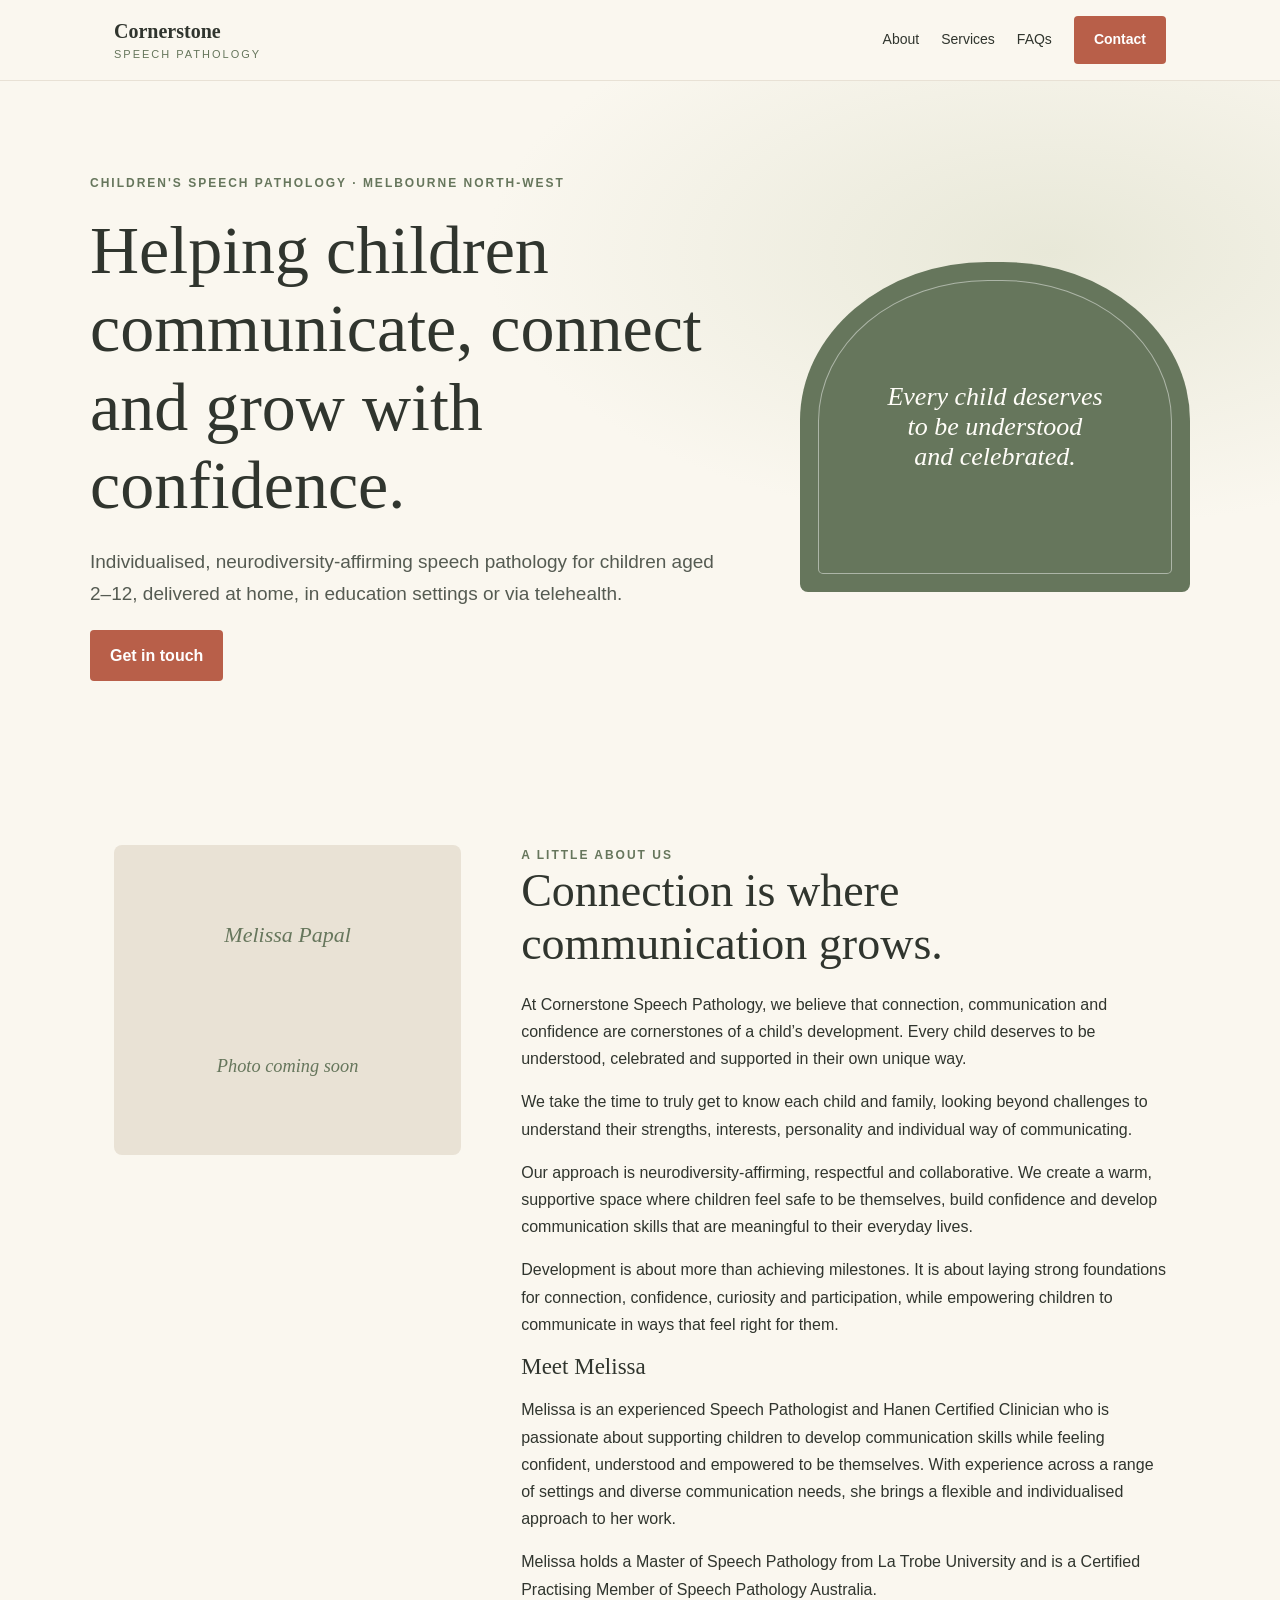
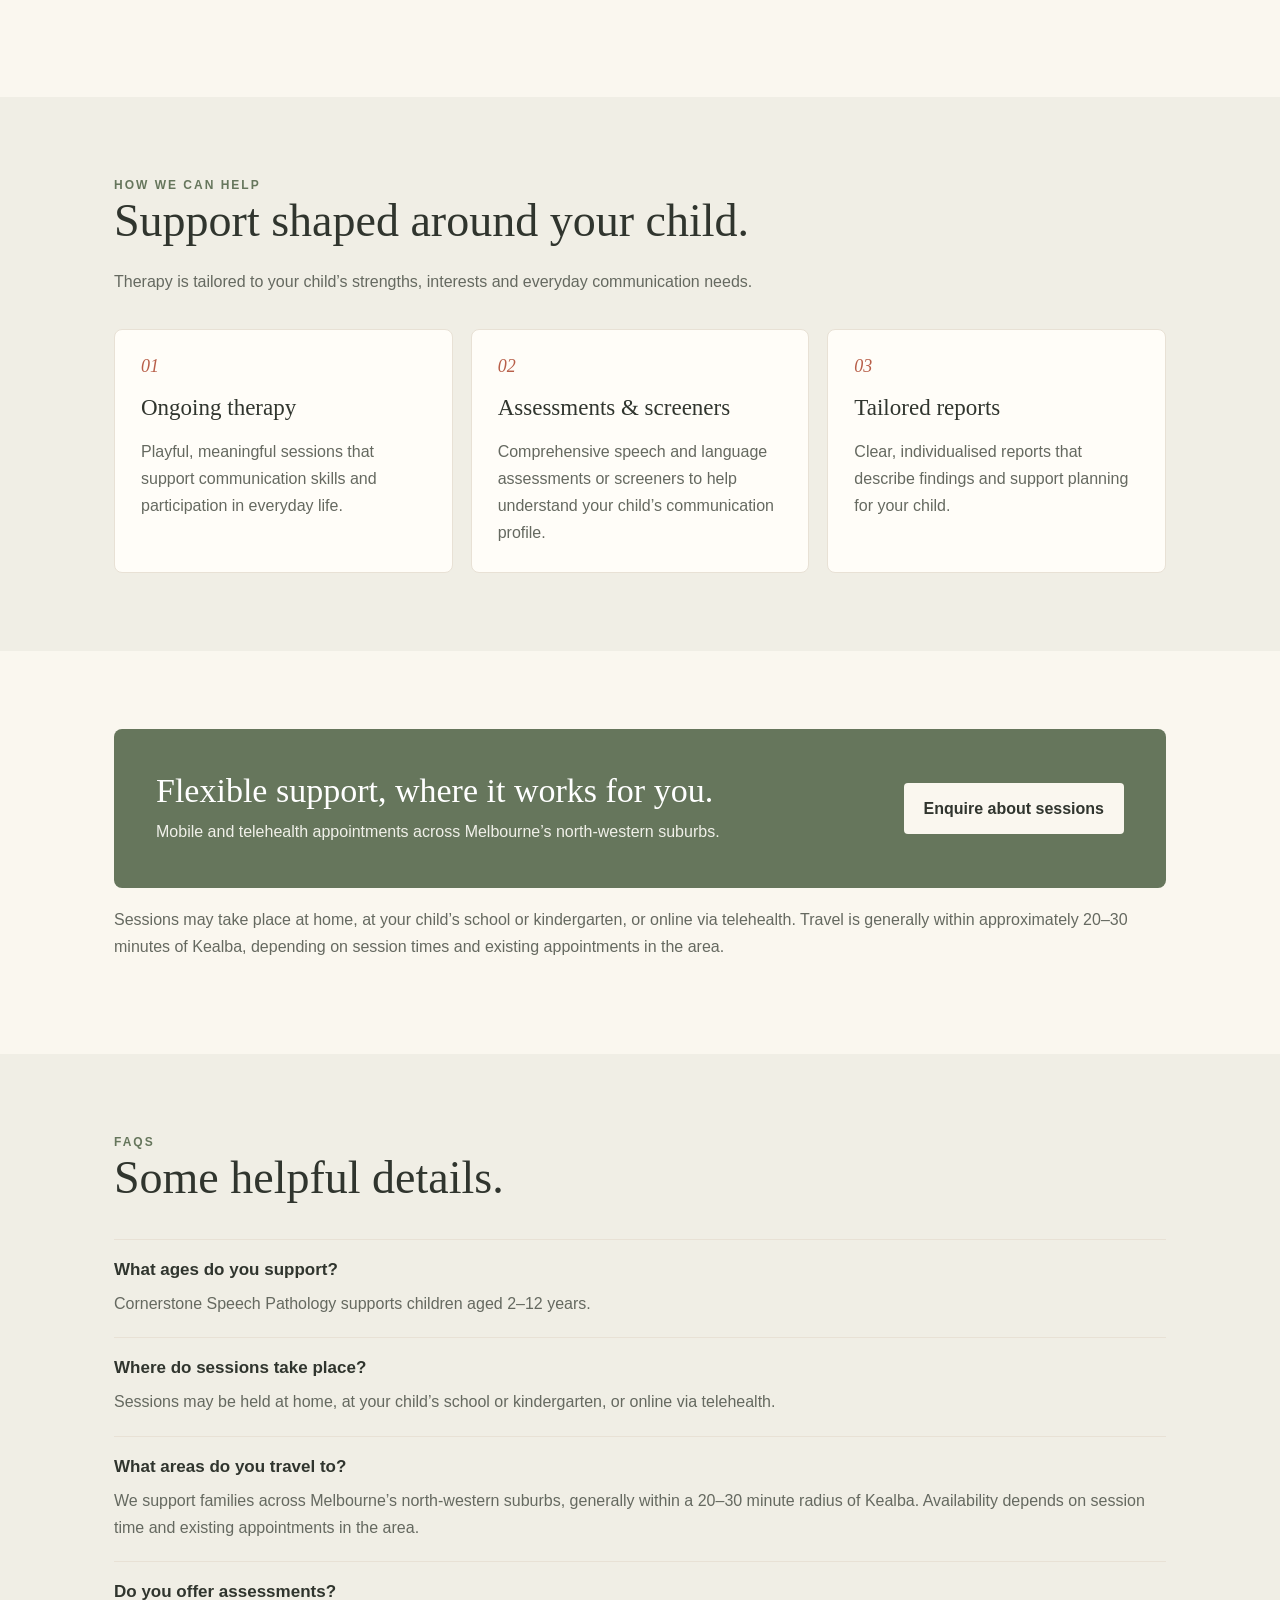
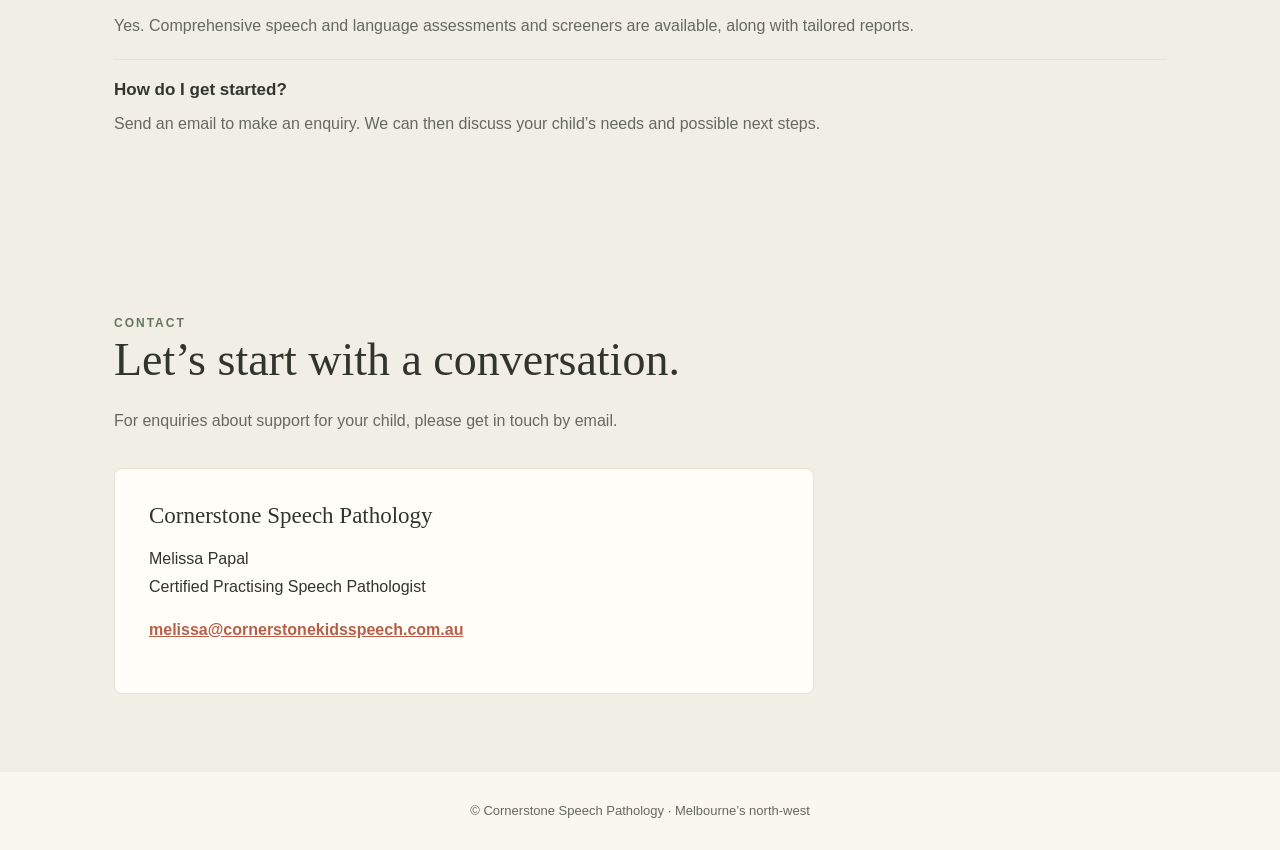
<file: index[1].html>
<!DOCTYPE html>
<html lang="en">
<head>
<meta charset="UTF-8">
<meta name="viewport" content="width=device-width, initial-scale=1">
<title>Cornerstone Speech Pathology | Melbourne's North-West</title>
<meta name="description" content="Mobile and telehealth speech pathology for children aged 2–12 across Melbourne's north-western suburbs.">
<style>
:root{--cream:#faf7ef;--paper:#fffdf8;--terra:#b85f49;--green:#66765c;--dark:#30352e;--muted:#656960;--line:#e8e1d5}
*{box-sizing:border-box}html{scroll-behavior:smooth}body{margin:0;background:var(--cream);color:var(--dark);font:16px/1.7 Arial,sans-serif}
header{position:sticky;top:0;background:rgba(250,247,239,.96);border-bottom:1px solid var(--line);z-index:5}
nav{max-width:1100px;margin:auto;padding:16px 24px;display:flex;align-items:center;justify-content:space-between;gap:20px}
.brand{font: bold 20px Georgia,serif;color:var(--dark);text-decoration:none;line-height:1.15}.brand span{display:block;font:11px Arial,sans-serif;letter-spacing:2px;text-transform:uppercase;color:var(--green);margin-top:5px}
.links{display:flex;gap:22px;align-items:center}.links a{color:var(--dark);text-decoration:none;font-size:14px}.links a:hover{color:var(--terra)}
.btn{display:inline-block;background:var(--terra);color:white!important;text-decoration:none;padding:12px 20px;border-radius:4px;font-weight:bold}
main{overflow:hidden}.wrap{max-width:1100px;margin:auto;padding:0 24px}
.hero{padding:92px 24px 86px;background:radial-gradient(ellipse at 82% 25%,#e8e8d8 0,transparent 38%),var(--cream)}
.hero-inner{max-width:1100px;margin:auto;display:grid;grid-template-columns:1.25fr .75fr;gap:60px;align-items:center}
.eyebrow{color:var(--green);font-size:12px;letter-spacing:2px;text-transform:uppercase;font-weight:bold}
h1,h2,h3{font-family:Georgia,serif;font-weight:normal;line-height:1.15}h1{font-size:clamp(42px,6vw,68px);margin:18px 0 22px;max-width:700px}h2{font-size:clamp(32px,4vw,46px);margin:0 0 20px}h3{font-size:23px;margin:0 0 10px}
.lead{font-size:19px;color:#555b52;max-width:650px}.hero-art{min-height:330px;border-radius:48% 48% 8px 8px;background:var(--green);position:relative;display:grid;place-items:center;color:#fffdf8;text-align:center;padding:30px}
.hero-art:before{content:"";position:absolute;inset:18px;border:1px solid #ffffff75;border-radius:48% 48% 5px 5px}.art-text{position:relative;font:italic 26px Georgia,serif;max-width:220px}
section{padding:78px 0}.section-head{max-width:700px;margin-bottom:34px}.section-head p{color:var(--muted)}
.about-grid{display:grid;grid-template-columns:.7fr 1.3fr;gap:60px;align-items:start}.portrait{background:#e9e2d5;min-height:310px;border-radius:8px;display:grid;place-items:center;text-align:center;color:var(--green);padding:24px;font:italic 22px Georgia,serif}
.soft{background:#f0eee5}.cards{display:grid;grid-template-columns:repeat(3,1fr);gap:18px}.card{background:var(--paper);border:1px solid var(--line);padding:26px;border-radius:8px}.card p{color:var(--muted);margin-bottom:0}.num{color:var(--terra);font:italic 18px Georgia,serif;margin-bottom:18px}
.callout{background:var(--green);color:white;padding:42px;border-radius:8px;display:flex;justify-content:space-between;align-items:center;gap:30px}.callout h2{margin:0;font-size:34px}.callout p{margin:8px 0 0;color:#f0f0e9}.callout .btn{background:var(--cream);color:var(--dark)!important;white-space:nowrap}
.faq{border-top:1px solid var(--line);padding:20px 0}.faq h3{font: bold 17px Arial,sans-serif}.faq p{color:var(--muted);margin:6px 0 0}
.contact{background:#f0eee5}.contact-box{background:var(--paper);padding:34px;border:1px solid var(--line);border-radius:8px;max-width:700px}.contact-box a{color:var(--terra);font-weight:bold}
footer{padding:28px 24px;text-align:center;color:var(--muted);font-size:13px}
@media(max-width:760px){.links{gap:12px;flex-wrap:wrap;justify-content:flex-end}.links a{font-size:12px}.links .btn{padding:8px 12px}.hero-inner,.about-grid{grid-template-columns:1fr;gap:30px}.hero{padding-top:60px}.hero-art{min-height:220px}.cards{grid-template-columns:1fr}.callout{display:block;padding:28px}.callout .btn{margin-top:22px}section{padding:58px 0}}
@media(max-width:480px){nav{align-items:flex-start}.brand{font-size:17px}.links{max-width:190px}.links a{font-size:11px}}
</style>
</head>
<body>
<header><nav>
<a class="brand" href="#home">Cornerstone<span>Speech Pathology</span></a>
<div class="links"><a href="#about">About</a><a href="#services">Services</a><a href="#faqs">FAQs</a><a href="#contact" class="btn">Contact</a></div>
</nav></header>
<main>
<section class="hero" id="home"><div class="hero-inner">
<div><div class="eyebrow">Children's speech pathology · Melbourne north-west</div>
<h1>Helping children communicate, connect and grow with confidence.</h1>
<p class="lead">Individualised, neurodiversity-affirming speech pathology for children aged 2–12, delivered at home, in education settings or via telehealth.</p>
<a class="btn" href="#contact">Get in touch</a></div>
<div class="hero-art"><div class="art-text">Every child deserves to be understood and celebrated.</div></div>
</div></section>
<section id="about"><div class="wrap"><div class="about-grid">
<div class="portrait">Melissa Papal<br><small>Photo coming soon</small></div>
<div><div class="eyebrow">A little about us</div><h2>Connection is where communication grows.</h2>
<p>At Cornerstone Speech Pathology, we believe that connection, communication and confidence are cornerstones of a child’s development. Every child deserves to be understood, celebrated and supported in their own unique way.</p>
<p>We take the time to truly get to know each child and family, looking beyond challenges to understand their strengths, interests, personality and individual way of communicating.</p>
<p>Our approach is neurodiversity-affirming, respectful and collaborative. We create a warm, supportive space where children feel safe to be themselves, build confidence and develop communication skills that are meaningful to their everyday lives.</p>
<p>Development is about more than achieving milestones. It is about laying strong foundations for connection, confidence, curiosity and participation, while empowering children to communicate in ways that feel right for them.</p>
<h3>Meet Melissa</h3><p>Melissa is an experienced Speech Pathologist and Hanen Certified Clinician who is passionate about supporting children to develop communication skills while feeling confident, understood and empowered to be themselves. With experience across a range of settings and diverse communication needs, she brings a flexible and individualised approach to her work.</p>
<p>Melissa holds a Master of Speech Pathology from La Trobe University and is a Certified Practising Member of Speech Pathology Australia.</p></div>
</div></div></section>
<section class="soft" id="services"><div class="wrap"><div class="section-head"><div class="eyebrow">How we can help</div><h2>Support shaped around your child.</h2><p>Therapy is tailored to your child’s strengths, interests and everyday communication needs.</p></div>
<div class="cards">
<div class="card"><div class="num">01</div><h3>Ongoing therapy</h3><p>Playful, meaningful sessions that support communication skills and participation in everyday life.</p></div>
<div class="card"><div class="num">02</div><h3>Assessments & screeners</h3><p>Comprehensive speech and language assessments or screeners to help understand your child’s communication profile.</p></div>
<div class="card"><div class="num">03</div><h3>Tailored reports</h3><p>Clear, individualised reports that describe findings and support planning for your child.</p></div>
</div></div></section>
<section><div class="wrap"><div class="callout"><div><h2>Flexible support, where it works for you.</h2><p>Mobile and telehealth appointments across Melbourne’s north-western suburbs.</p></div><a class="btn" href="#contact">Enquire about sessions</a></div>
<p style="color:var(--muted);margin-top:18px">Sessions may take place at home, at your child’s school or kindergarten, or online via telehealth. Travel is generally within approximately 20–30 minutes of Kealba, depending on session times and existing appointments in the area.</p></div></section>
<section class="soft" id="faqs"><div class="wrap"><div class="section-head"><div class="eyebrow">FAQs</div><h2>Some helpful details.</h2></div>
<div class="faq"><h3>What ages do you support?</h3><p>Cornerstone Speech Pathology supports children aged 2–12 years.</p></div>
<div class="faq"><h3>Where do sessions take place?</h3><p>Sessions may be held at home, at your child’s school or kindergarten, or online via telehealth.</p></div>
<div class="faq"><h3>What areas do you travel to?</h3><p>We support families across Melbourne’s north-western suburbs, generally within a 20–30 minute radius of Kealba. Availability depends on session time and existing appointments in the area.</p></div>
<div class="faq"><h3>Do you offer assessments?</h3><p>Yes. Comprehensive speech and language assessments and screeners are available, along with tailored reports.</p></div>
<div class="faq"><h3>How do I get started?</h3><p>Send an email to make an enquiry. We can then discuss your child’s needs and possible next steps.</p></div>
</div></section>
<section class="contact" id="contact"><div class="wrap"><div class="section-head"><div class="eyebrow">Contact</div><h2>Let’s start with a conversation.</h2><p>For enquiries about support for your child, please get in touch by email.</p></div>
<div class="contact-box"><h3>Cornerstone Speech Pathology</h3><p>Melissa Papal<br>Certified Practising Speech Pathologist</p><p><a href="mailto:melissa@cornerstonekidsspeech.com.au">melissa@cornerstonekidsspeech.com.au</a></p></div></div></section>
</main><footer>© Cornerstone Speech Pathology · Melbourne’s north-west</footer>
</body></html>
</file>
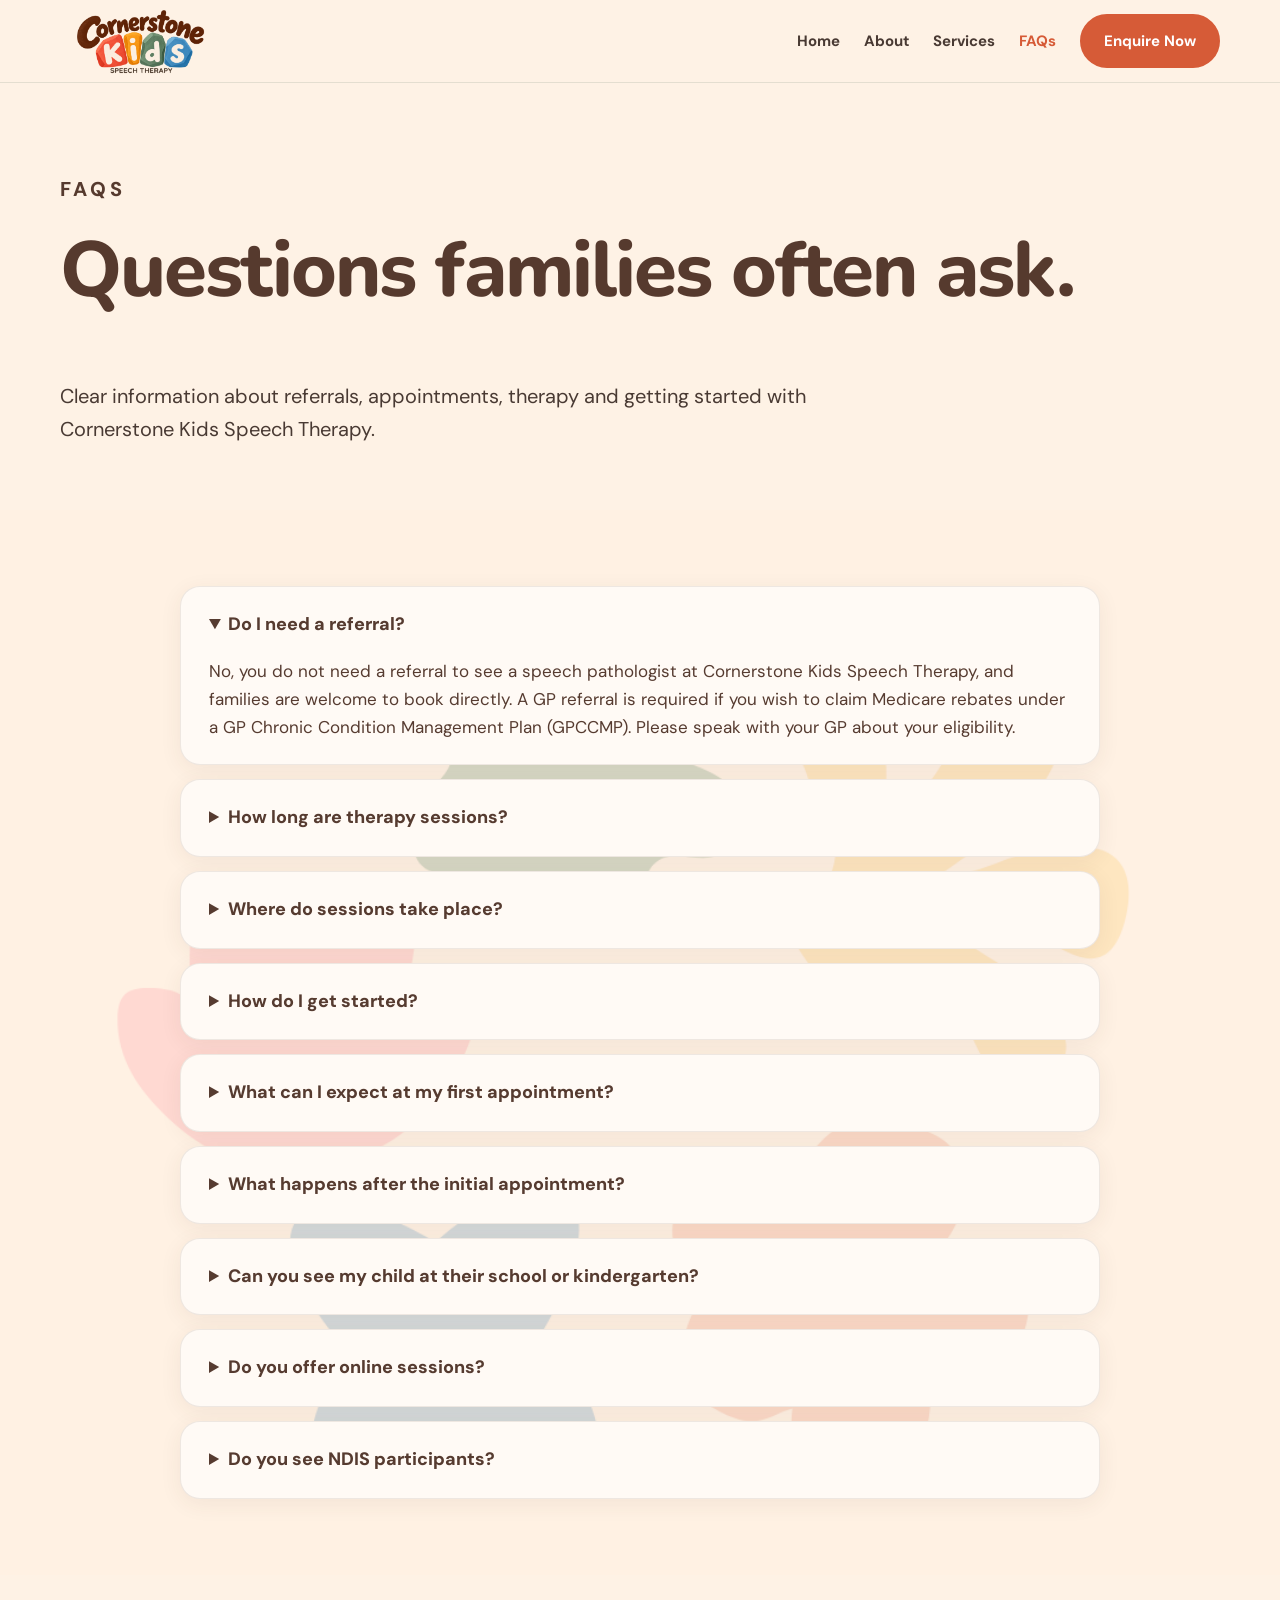
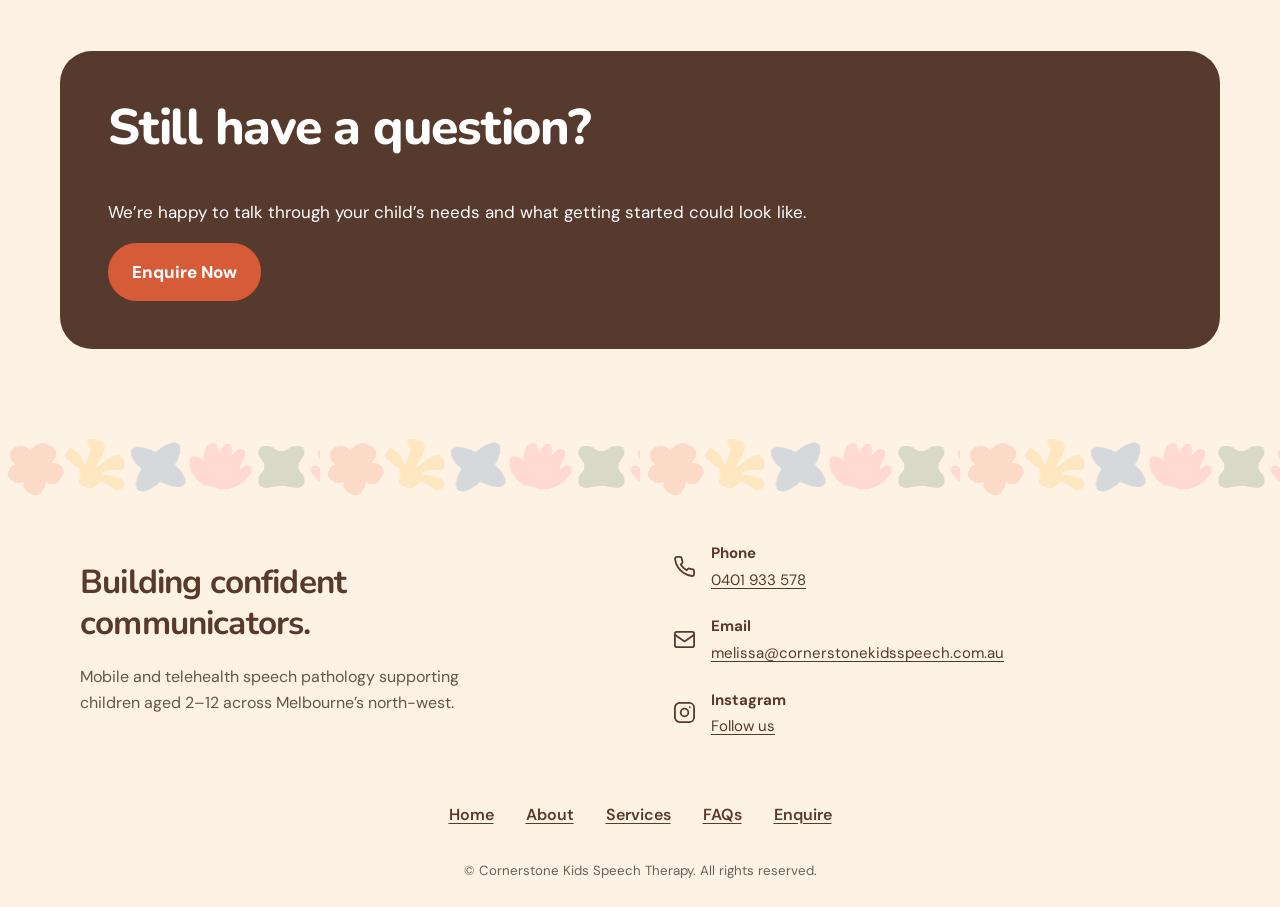
<file: faqs/faqs-index-complete-shapes.html>
<!DOCTYPE html>

<html lang="en-AU"><head><meta charset="utf-8"/><meta content="width=device-width,initial-scale=1" name="viewport"/><title>FAQs | Cornerstone Kids Speech Therapy</title><meta content="Frequently asked questions about speech therapy appointments, referrals, locations and getting started." name="description"/><link href="../assets/styles.css" rel="stylesheet"/><style>
/* FAQ-only: one non-repeating artwork behind the question cards. */
.section.paper.faq-pattern-section {
  background-color: #fef2e5 !important;
  background-image: url("[data-uri]") !important;
  background-repeat: no-repeat !important;
  background-position: center center !important;
  background-size: cover !important;
}
.faq-pattern-section .faq { max-width: 920px; margin-inline: auto; }
.faq-pattern-section .faq details {
  background: #fffaf5 !important;
  border: 1px solid rgba(92,63,49,.10);
  border-radius: 20px;
  box-shadow: 0 5px 22px rgba(92,63,49,.07);
  padding: 23px 28px;
}
.faq-pattern-section .faq summary,
.faq-pattern-section .faq details p { color: #563b30; }
@media (max-width: 600px) {
  .section.paper.faq-pattern-section { background-position: center center !important; }
  .faq-pattern-section .faq details { padding: 19px 20px; }
}
</style><style>
/* Cornerstone Kids footer: scoped to footer only */
footer.ck-footer{background:#FEF2E5!important;color:#573A2B!important;padding:116px 22px 25px!important;position:relative}
footer.ck-footer::before{content:none!important}
.ck-footer-shapes{position:absolute;top:0;left:0;width:100%;height:76px;display:flex;align-items:center;justify-content:center;overflow:hidden;pointer-events:none}
.ck-footer-shapes img{display:block;flex:1 1 0;width:0;min-width:0;height:76px;max-width:none;object-fit:fill}
@media(max-width:280px){.ck-footer-shapes img{flex:0 1 auto;width:100%;height:auto}}

.ck-footer *{box-sizing:border-box}
.ck-footer .ck-footer-inner{max-width:1120px;margin:0 auto}
.ck-footer .ck-footer-top{display:grid;grid-template-columns:1fr 1fr;gap:64px;align-items:center}
.ck-footer .ck-footer-intro{max-width:430px}
.ck-footer .ck-footer-tagline{color:#573A2B;font-size:clamp(1.55rem,2.6vw,2.15rem);font-weight:700;line-height:1.22;margin:0 0 20px;text-align:left}
.ck-footer .ck-footer-description{color:#665448;font-size:1rem;line-height:1.65;margin:0;text-align:left}
.ck-footer .ck-footer-contacts{display:flex;flex-direction:column;gap:23px;min-width:0}
.ck-footer .ck-footer-contact{display:flex;align-items:center;gap:14px;min-width:0}
.ck-footer .ck-footer-icon{display:flex;align-items:center;justify-content:center;flex:0 0 25px;color:#573A2B}
.ck-footer .ck-footer-icon svg{width:23px;height:23px;fill:none;stroke:currentColor;stroke-width:1.9;stroke-linecap:round;stroke-linejoin:round}
.ck-footer .ck-footer-contact-text{display:flex;flex-direction:column;gap:3px;min-width:0}
.ck-footer .ck-footer-label{font-weight:700;color:#573A2B;font-size:.94rem}
.ck-footer a{color:#573A2B!important;text-decoration:underline;text-underline-offset:3px;overflow-wrap:anywhere}
.ck-footer .ck-footer-contact a{font-size:.94rem;line-height:1.5}
.ck-footer .ck-footer-links{display:flex;justify-content:center;align-items:center;flex-wrap:wrap;gap:14px 32px;margin:0;padding:0;border:0!important}
.ck-footer .ck-footer-links a{font-size:1rem;font-weight:600;text-decoration:underline!important}
.ck-footer .ck-footer-nav-area{padding-top:64px;padding-bottom:32px}
.ck-footer .ck-footer-copyright{font-size:.83rem;color:#6A6058;text-align:center;margin:0}
@media(max-width:700px){footer.ck-footer{padding:106px 20px 24px!important}.ck-footer .ck-footer-top{grid-template-columns:1fr;gap:32px}.ck-footer .ck-footer-intro{max-width:none}.ck-footer .ck-footer-nav-area{padding-top:48px;padding-bottom:26px}.ck-footer .ck-footer-links{gap:14px 22px}.ck-footer .ck-footer-contact a{font-size:.88rem}}
</style></head><body><a class="skip" href="#main">Skip to content</a><header class="site-header"><div class="wrap nav"><a class="brand" href="../index.html"><img alt="Cornerstone Kids Speech Therapy" class="brand-logo" src="../assets/cornerstone-kids-logo.png"/></a><button aria-expanded="false" aria-label="Open navigation" class="menu">☰</button><nav aria-label="Main navigation" class="nav-links"><a href="../index.html">Home</a><a href="../about/index.html">About</a><a href="../services/index.html">Services</a><a aria-current="page" href="../faqs/index.html">FAQs</a><a class="btn" href="../contact/index.html">Enquire Now</a></nav></div></header><main id="main"><section class="page-hero"><div class="wrap"><p class="eyebrow">FAQs</p><h1>Questions families often ask.</h1><p>Clear information about referrals, appointments, therapy and getting started with Cornerstone Kids Speech Therapy.</p></div></section><section class="section paper faq-pattern-section"><div class="wrap faq"><details open=""><summary>Do I need a referral?</summary><p>No, you do not need a referral to see a speech pathologist at Cornerstone Kids Speech Therapy, and families are welcome to book directly. A GP referral is required if you wish to claim Medicare rebates under a GP Chronic Condition Management Plan (GPCCMP). Please speak with your GP about your eligibility.</p></details>
<details><summary>How long are therapy sessions?</summary><p>Speech Therapy sessions are billed as a one-hour session, which includes <strong>45 minutes of direct therapy time</strong> with your child. The remaining 15 minutes is allocated to clinical documentation, planning for the next session, preparing relevant resources and completing any necessary follow-up. Session notes are provided to families and, with your consent, can also be shared with your child’s educators.</p></details>
<details><summary>Where do sessions take place?</summary><p>Sessions may take place at home, school or kindergarten, in the community, or via telehealth. Mobile appointments are generally available across Melbourne’s north-west, with availability depending on your child’s needs, location, preferred appointment time, clinician availability and existing appointments in the area.</p></details>
<details><summary>How do I get started?</summary><p>Complete our online enquiry form or contact us by phone or email. We’ll then arrange a free 15-minute phone consultation to discuss your child’s needs and possible next steps.</p></details>
<details><summary>What can I expect at my first appointment?</summary><p>The initial appointment is held via telehealth and is an opportunity for us to get to know your child and family. During this session, your therapist will work through our family questionnaire with you, gathering information about your child’s history, strengths, developmental milestones and any areas of concern. Together, we’ll identify your family’s priorities and goals, discuss funding, and review the service agreement. We’ll also talk through the next steps and find appointment times and locations that work best for you and your family. If your child has an NDIS plan, please have relevant plan information handy!</p></details>
<details><summary>What happens after the initial appointment?</summary><p>After the initial telehealth consultation, we’ll discuss the recommended next steps and arrange your child’s first therapy session.</p><p>At your child’s first appointment, the therapist will spend time getting to know them, their strengths and how they communicate. They will also complete some screenings or assessments to better understand your child’s abilities and help guide their therapy.</p><p>A comprehensive standardised assessment isn’t always needed before therapy begins. If further assessment would be helpful, your therapist may recommend a standardised assessment, such as the CELF-5, to explore your child’s communication strengths and areas where they may benefit from support. This can be completed at any stage throughout your child’s therapy journey, and families are also welcome to request a comprehensive assessment at any time.</p></details>
<details><summary>Can you see my child at their school or kindergarten?</summary><p>Absolutely! Where appropriate, we’re happy to work with your child at their school or kindergarten, subject to therapist availability and approval from the education setting. With your consent, we can also collaborate with educators and other professionals involved in your child’s care, helping to support their communication goals across the different environments they spend time in.</p></details>
<details><summary>Do you offer online sessions?</summary><p>Yes! We offer telehealth sessions for families who prefer the convenience of online support. Your therapist can help determine whether telehealth is a suitable option for your child based on their individual needs and therapy goals.</p></details>
<details><summary>Do you see NDIS participants?</summary><p>Yes! We welcome children and families accessing support through the NDIS. We currently work with self-managed and plan-managed NDIS participants. Have your plan details ready for your initial appointment over telehealth.</p></details></div></section><section class="section"><div class="wrap"><div class="cta"><h2>Still have a question?</h2><p>We’re happy to talk through your child’s needs and what getting started could look like.</p><a class="btn" href="../contact/index.html">Enquire Now</a></div></div></section></main><footer class="ck-footer"><div class="ck-footer-shapes" aria-hidden="true"></div><div class="ck-footer-inner"><div class="ck-footer-top"><div class="ck-footer-intro"><h2 class="ck-footer-tagline">Building confident communicators.</h2><p class="ck-footer-description">Mobile and telehealth speech pathology supporting children aged 2–12 across Melbourne’s north-west.</p></div><div class="ck-footer-contacts"><div class="ck-footer-contact"><span class="ck-footer-icon"><svg viewBox="0 0 24 24" aria-hidden="true"><path d="M22 16.92v3a2 2 0 0 1-2.18 2 19.79 19.79 0 0 1-8.63-3.07 19.5 19.5 0 0 1-6-6A19.79 19.79 0 0 1 2.12 4.18 2 2 0 0 1 4.11 2h3a2 2 0 0 1 2 1.72c.13.96.37 1.9.7 2.8a2 2 0 0 1-.45 2.11L8.09 9.91a16 16 0 0 0 6 6l1.27-1.27a2 2 0 0 1 2.11-.45c.9.33 1.84.57 2.8.7A2 2 0 0 1 22 16.92z"/></svg></span><div class="ck-footer-contact-text"><span class="ck-footer-label">Phone</span><a href="tel:+61401933578">0401 933 578</a></div></div><div class="ck-footer-contact"><span class="ck-footer-icon"><svg viewBox="0 0 24 24" aria-hidden="true"><rect x="2" y="4" width="20" height="16" rx="2"/><path d="m22 7-10 7L2 7"/></svg></span><div class="ck-footer-contact-text"><span class="ck-footer-label">Email</span><a href="mailto:melissa@cornerstonekidsspeech.com.au">melissa@cornerstonekidsspeech.com.au</a></div></div><div class="ck-footer-contact"><span class="ck-footer-icon"><svg viewBox="0 0 24 24" aria-hidden="true"><rect x="2" y="2" width="20" height="20" rx="5"/><circle cx="12" cy="12" r="4"/><path d="M17.5 6.5h.01"/></svg></span><div class="ck-footer-contact-text"><span class="ck-footer-label">Instagram</span><a href="https://www.instagram.com/cornerstonekids.speechtherapy/" target="_blank" rel="noopener noreferrer">Follow us</a></div></div></div></div><div class="ck-footer-nav-area"><nav aria-label="Footer navigation" class="ck-footer-links"><a href="../index.html">Home</a><a href="../about/index.html">About</a><a href="../services/index.html">Services</a><a href="../faqs/index.html">FAQs</a><a href="../contact/index.html">Enquire</a></nav></div><p class="ck-footer-copyright">© Cornerstone Kids Speech Therapy. All rights reserved.</p></div></footer><script src="../assets/script.js"></script><script>
(function(){
  const strip=document.querySelector('.ck-footer-shapes');
  if(!strip)return;
  const image='[data-uri]';
  function update(){
    const count=Math.max(1,Math.round(strip.clientWidth/286));
    if(Number(strip.dataset.count)===count)return;
    strip.dataset.count=count;
    strip.replaceChildren();
    for(let i=0;i<count;i++){
      const img=document.createElement('img');
      img.src=image;img.alt='';img.decoding='async';
      strip.appendChild(img);
    }
  }
  update();window.addEventListener('resize',update,{passive:true});
})();
</script></body></html>
</file>
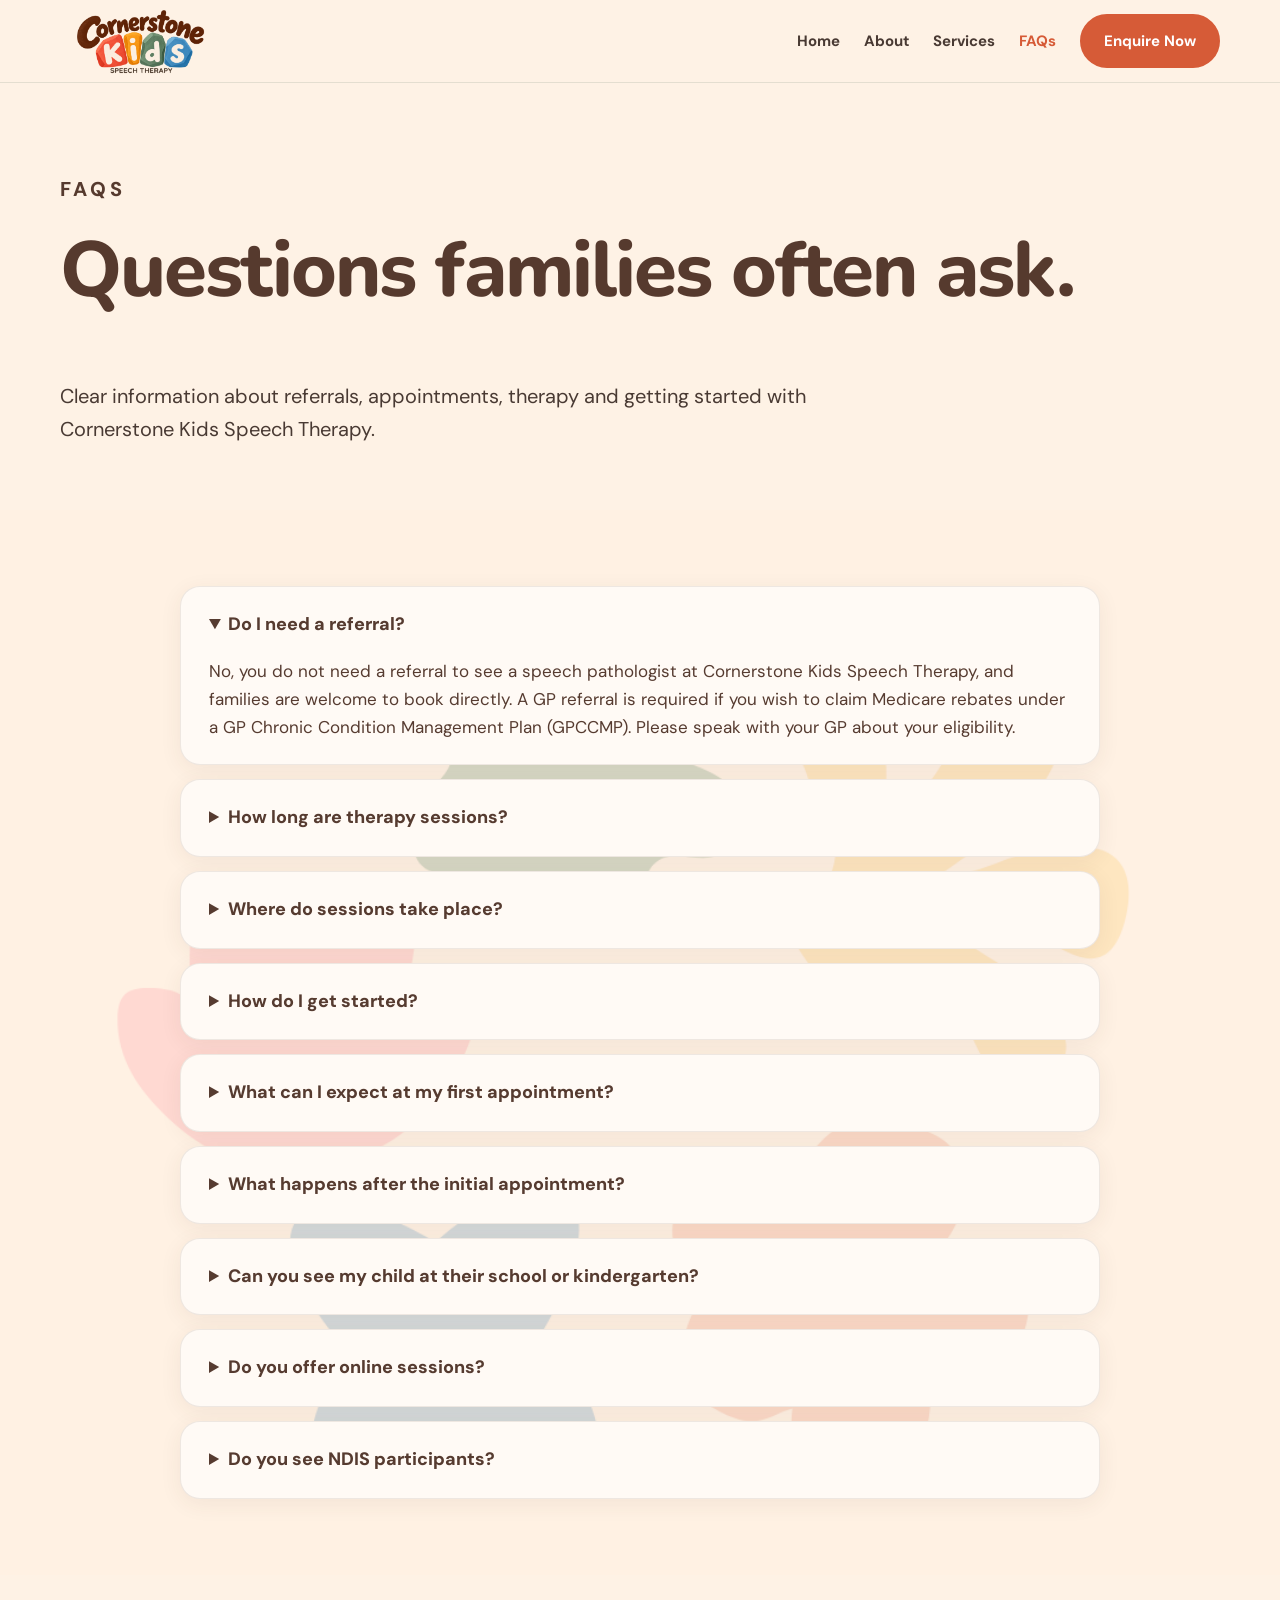
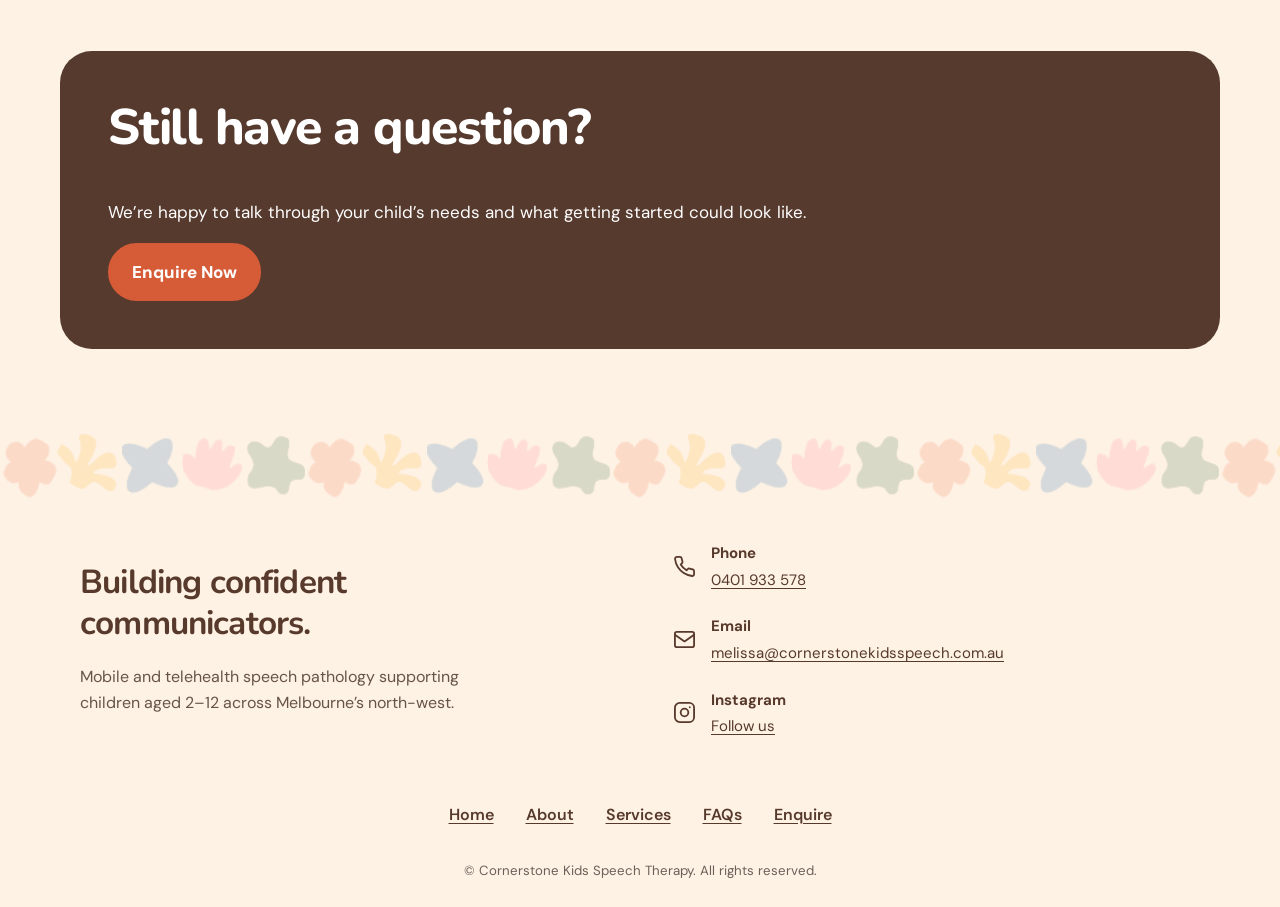
<file: faqs/faqs-index-whole-shapes-edge-to-edge.html>
<!DOCTYPE html>

<html lang="en-AU"><head><meta charset="utf-8"/><meta content="width=device-width,initial-scale=1" name="viewport"/><title>FAQs | Cornerstone Kids Speech Therapy</title><meta content="Frequently asked questions about speech therapy appointments, referrals, locations and getting started." name="description"/><link href="../assets/styles.css" rel="stylesheet"/><style>
/* FAQ-only: one non-repeating artwork behind the question cards. */
.section.paper.faq-pattern-section {
  background-color: #fef2e5 !important;
  background-image: url("[data-uri]") !important;
  background-repeat: no-repeat !important;
  background-position: center center !important;
  background-size: cover !important;
}
.faq-pattern-section .faq { max-width: 920px; margin-inline: auto; }
.faq-pattern-section .faq details {
  background: #fffaf5 !important;
  border: 1px solid rgba(92,63,49,.10);
  border-radius: 20px;
  box-shadow: 0 5px 22px rgba(92,63,49,.07);
  padding: 23px 28px;
}
.faq-pattern-section .faq summary,
.faq-pattern-section .faq details p { color: #563b30; }
@media (max-width: 600px) {
  .section.paper.faq-pattern-section { background-position: center center !important; }
  .faq-pattern-section .faq details { padding: 19px 20px; }
}
</style><style>
/* Cornerstone Kids footer: scoped to footer only */
footer.ck-footer{background:#FEF2E5!important;color:#573A2B!important;padding:116px 22px 25px!important;position:relative}
footer.ck-footer::before{content:none!important}
.ck-footer-shapes{position:absolute;top:0;left:0;width:100%;height:76px;display:flex;align-items:center;justify-content:center;overflow:hidden;pointer-events:none}
.ck-footer-shapes img{display:block;flex:1 1 0;width:0;min-width:0;height:76px;max-width:none}
@media(max-width:280px){.ck-footer-shapes img{flex:0 1 auto;width:100%;height:auto}}

.ck-footer *{box-sizing:border-box}
.ck-footer .ck-footer-inner{max-width:1120px;margin:0 auto}
.ck-footer .ck-footer-top{display:grid;grid-template-columns:1fr 1fr;gap:64px;align-items:center}
.ck-footer .ck-footer-intro{max-width:430px}
.ck-footer .ck-footer-tagline{color:#573A2B;font-size:clamp(1.55rem,2.6vw,2.15rem);font-weight:700;line-height:1.22;margin:0 0 20px;text-align:left}
.ck-footer .ck-footer-description{color:#665448;font-size:1rem;line-height:1.65;margin:0;text-align:left}
.ck-footer .ck-footer-contacts{display:flex;flex-direction:column;gap:23px;min-width:0}
.ck-footer .ck-footer-contact{display:flex;align-items:center;gap:14px;min-width:0}
.ck-footer .ck-footer-icon{display:flex;align-items:center;justify-content:center;flex:0 0 25px;color:#573A2B}
.ck-footer .ck-footer-icon svg{width:23px;height:23px;fill:none;stroke:currentColor;stroke-width:1.9;stroke-linecap:round;stroke-linejoin:round}
.ck-footer .ck-footer-contact-text{display:flex;flex-direction:column;gap:3px;min-width:0}
.ck-footer .ck-footer-label{font-weight:700;color:#573A2B;font-size:.94rem}
.ck-footer a{color:#573A2B!important;text-decoration:underline;text-underline-offset:3px;overflow-wrap:anywhere}
.ck-footer .ck-footer-contact a{font-size:.94rem;line-height:1.5}
.ck-footer .ck-footer-links{display:flex;justify-content:center;align-items:center;flex-wrap:wrap;gap:14px 32px;margin:0;padding:0;border:0!important}
.ck-footer .ck-footer-links a{font-size:1rem;font-weight:600;text-decoration:underline!important}
.ck-footer .ck-footer-nav-area{padding-top:64px;padding-bottom:32px}
.ck-footer .ck-footer-copyright{font-size:.83rem;color:#6A6058;text-align:center;margin:0}
@media(max-width:700px){footer.ck-footer{padding:106px 20px 24px!important}.ck-footer .ck-footer-top{grid-template-columns:1fr;gap:32px}.ck-footer .ck-footer-intro{max-width:none}.ck-footer .ck-footer-nav-area{padding-top:48px;padding-bottom:26px}.ck-footer .ck-footer-links{gap:14px 22px}.ck-footer .ck-footer-contact a{font-size:.88rem}}
</style></head><body><a class="skip" href="#main">Skip to content</a><header class="site-header"><div class="wrap nav"><a class="brand" href="../index.html"><img alt="Cornerstone Kids Speech Therapy" class="brand-logo" src="../assets/cornerstone-kids-logo.png"/></a><button aria-expanded="false" aria-label="Open navigation" class="menu">☰</button><nav aria-label="Main navigation" class="nav-links"><a href="../index.html">Home</a><a href="../about/index.html">About</a><a href="../services/index.html">Services</a><a aria-current="page" href="../faqs/index.html">FAQs</a><a class="btn" href="../contact/index.html">Enquire Now</a></nav></div></header><main id="main"><section class="page-hero"><div class="wrap"><p class="eyebrow">FAQs</p><h1>Questions families often ask.</h1><p>Clear information about referrals, appointments, therapy and getting started with Cornerstone Kids Speech Therapy.</p></div></section><section class="section paper faq-pattern-section"><div class="wrap faq"><details open=""><summary>Do I need a referral?</summary><p>No, you do not need a referral to see a speech pathologist at Cornerstone Kids Speech Therapy, and families are welcome to book directly. A GP referral is required if you wish to claim Medicare rebates under a GP Chronic Condition Management Plan (GPCCMP). Please speak with your GP about your eligibility.</p></details>
<details><summary>How long are therapy sessions?</summary><p>Speech Therapy sessions are billed as a one-hour session, which includes <strong>45 minutes of direct therapy time</strong> with your child. The remaining 15 minutes is allocated to clinical documentation, planning for the next session, preparing relevant resources and completing any necessary follow-up. Session notes are provided to families and, with your consent, can also be shared with your child’s educators.</p></details>
<details><summary>Where do sessions take place?</summary><p>Sessions may take place at home, school or kindergarten, in the community, or via telehealth. Mobile appointments are generally available across Melbourne’s north-west, with availability depending on your child’s needs, location, preferred appointment time, clinician availability and existing appointments in the area.</p></details>
<details><summary>How do I get started?</summary><p>Complete our online enquiry form or contact us by phone or email. We’ll then arrange a free 15-minute phone consultation to discuss your child’s needs and possible next steps.</p></details>
<details><summary>What can I expect at my first appointment?</summary><p>The initial appointment is held via telehealth and is an opportunity for us to get to know your child and family. During this session, your therapist will work through our family questionnaire with you, gathering information about your child’s history, strengths, developmental milestones and any areas of concern. Together, we’ll identify your family’s priorities and goals, discuss funding, and review the service agreement. We’ll also talk through the next steps and find appointment times and locations that work best for you and your family. If your child has an NDIS plan, please have relevant plan information handy!</p></details>
<details><summary>What happens after the initial appointment?</summary><p>After the initial telehealth consultation, we’ll discuss the recommended next steps and arrange your child’s first therapy session.</p><p>At your child’s first appointment, the therapist will spend time getting to know them, their strengths and how they communicate. They will also complete some screenings or assessments to better understand your child’s abilities and help guide their therapy.</p><p>A comprehensive standardised assessment isn’t always needed before therapy begins. If further assessment would be helpful, your therapist may recommend a standardised assessment, such as the CELF-5, to explore your child’s communication strengths and areas where they may benefit from support. This can be completed at any stage throughout your child’s therapy journey, and families are also welcome to request a comprehensive assessment at any time.</p></details>
<details><summary>Can you see my child at their school or kindergarten?</summary><p>Absolutely! Where appropriate, we’re happy to work with your child at their school or kindergarten, subject to therapist availability and approval from the education setting. With your consent, we can also collaborate with educators and other professionals involved in your child’s care, helping to support their communication goals across the different environments they spend time in.</p></details>
<details><summary>Do you offer online sessions?</summary><p>Yes! We offer telehealth sessions for families who prefer the convenience of online support. Your therapist can help determine whether telehealth is a suitable option for your child based on their individual needs and therapy goals.</p></details>
<details><summary>Do you see NDIS participants?</summary><p>Yes! We welcome children and families accessing support through the NDIS. We currently work with self-managed and plan-managed NDIS participants. Have your plan details ready for your initial appointment over telehealth.</p></details></div></section><section class="section"><div class="wrap"><div class="cta"><h2>Still have a question?</h2><p>We’re happy to talk through your child’s needs and what getting started could look like.</p><a class="btn" href="../contact/index.html">Enquire Now</a></div></div></section></main><footer class="ck-footer"><div class="ck-footer-shapes" aria-hidden="true"></div><div class="ck-footer-inner"><div class="ck-footer-top"><div class="ck-footer-intro"><h2 class="ck-footer-tagline">Building confident communicators.</h2><p class="ck-footer-description">Mobile and telehealth speech pathology supporting children aged 2–12 across Melbourne’s north-west.</p></div><div class="ck-footer-contacts"><div class="ck-footer-contact"><span class="ck-footer-icon"><svg viewBox="0 0 24 24" aria-hidden="true"><path d="M22 16.92v3a2 2 0 0 1-2.18 2 19.79 19.79 0 0 1-8.63-3.07 19.5 19.5 0 0 1-6-6A19.79 19.79 0 0 1 2.12 4.18 2 2 0 0 1 4.11 2h3a2 2 0 0 1 2 1.72c.13.96.37 1.9.7 2.8a2 2 0 0 1-.45 2.11L8.09 9.91a16 16 0 0 0 6 6l1.27-1.27a2 2 0 0 1 2.11-.45c.9.33 1.84.57 2.8.7A2 2 0 0 1 22 16.92z"/></svg></span><div class="ck-footer-contact-text"><span class="ck-footer-label">Phone</span><a href="tel:+61401933578">0401 933 578</a></div></div><div class="ck-footer-contact"><span class="ck-footer-icon"><svg viewBox="0 0 24 24" aria-hidden="true"><rect x="2" y="4" width="20" height="16" rx="2"/><path d="m22 7-10 7L2 7"/></svg></span><div class="ck-footer-contact-text"><span class="ck-footer-label">Email</span><a href="mailto:melissa@cornerstonekidsspeech.com.au">melissa@cornerstonekidsspeech.com.au</a></div></div><div class="ck-footer-contact"><span class="ck-footer-icon"><svg viewBox="0 0 24 24" aria-hidden="true"><rect x="2" y="2" width="20" height="20" rx="5"/><circle cx="12" cy="12" r="4"/><path d="M17.5 6.5h.01"/></svg></span><div class="ck-footer-contact-text"><span class="ck-footer-label">Instagram</span><a href="https://www.instagram.com/cornerstonekids.speechtherapy/" target="_blank" rel="noopener noreferrer">Follow us</a></div></div></div></div><div class="ck-footer-nav-area"><nav aria-label="Footer navigation" class="ck-footer-links"><a href="../index.html">Home</a><a href="../about/index.html">About</a><a href="../services/index.html">Services</a><a href="../faqs/index.html">FAQs</a><a href="../contact/index.html">Enquire</a></nav></div><p class="ck-footer-copyright">© Cornerstone Kids Speech Therapy. All rights reserved.</p></div></footer><script src="../assets/script.js"></script><script>
(function(){
  const strip=document.querySelector('.ck-footer-shapes');
  if(!strip)return;
  const shapes=['[data-uri]','[data-uri]','[data-uri]','[data-uri]','[data-uri]'];
  function update(){
    const width=strip.clientWidth-6;
    // Only whole shapes are inserted. Distribute any remaining space between them.
    const count=Math.max(1,Math.floor(width/58));
    const shapeWidth=Math.min(58,width/count);
    strip.style.setProperty('--shape-width',shapeWidth+'px');
    if(strip.childElementCount===count)return;
    strip.replaceChildren();
    for(let i=0;i<count;i++){
      const img=document.createElement('img');
      img.src=shapes[i%5];img.alt='';img.decoding='async';
      strip.appendChild(img);
    }
  }
  update();window.addEventListener('resize',update,{passive:true});
})();
</script></body></html>
</file>
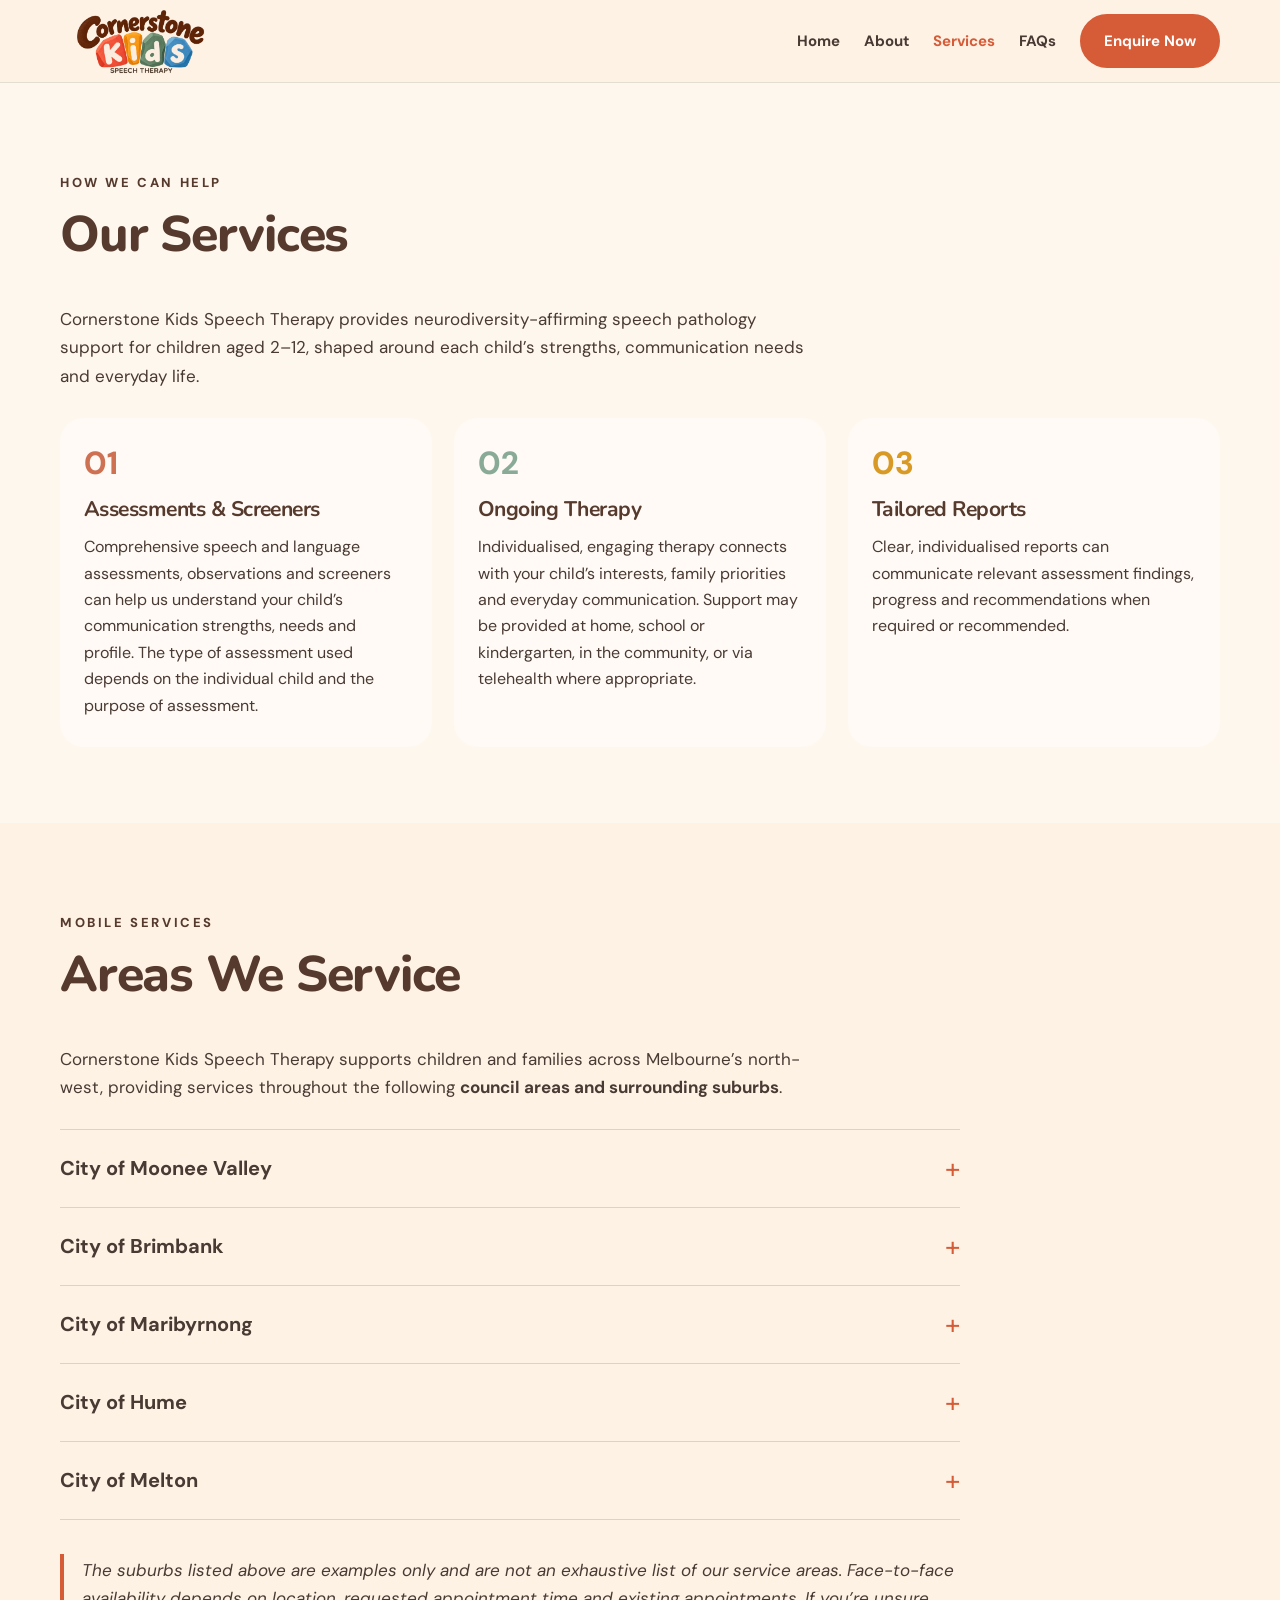
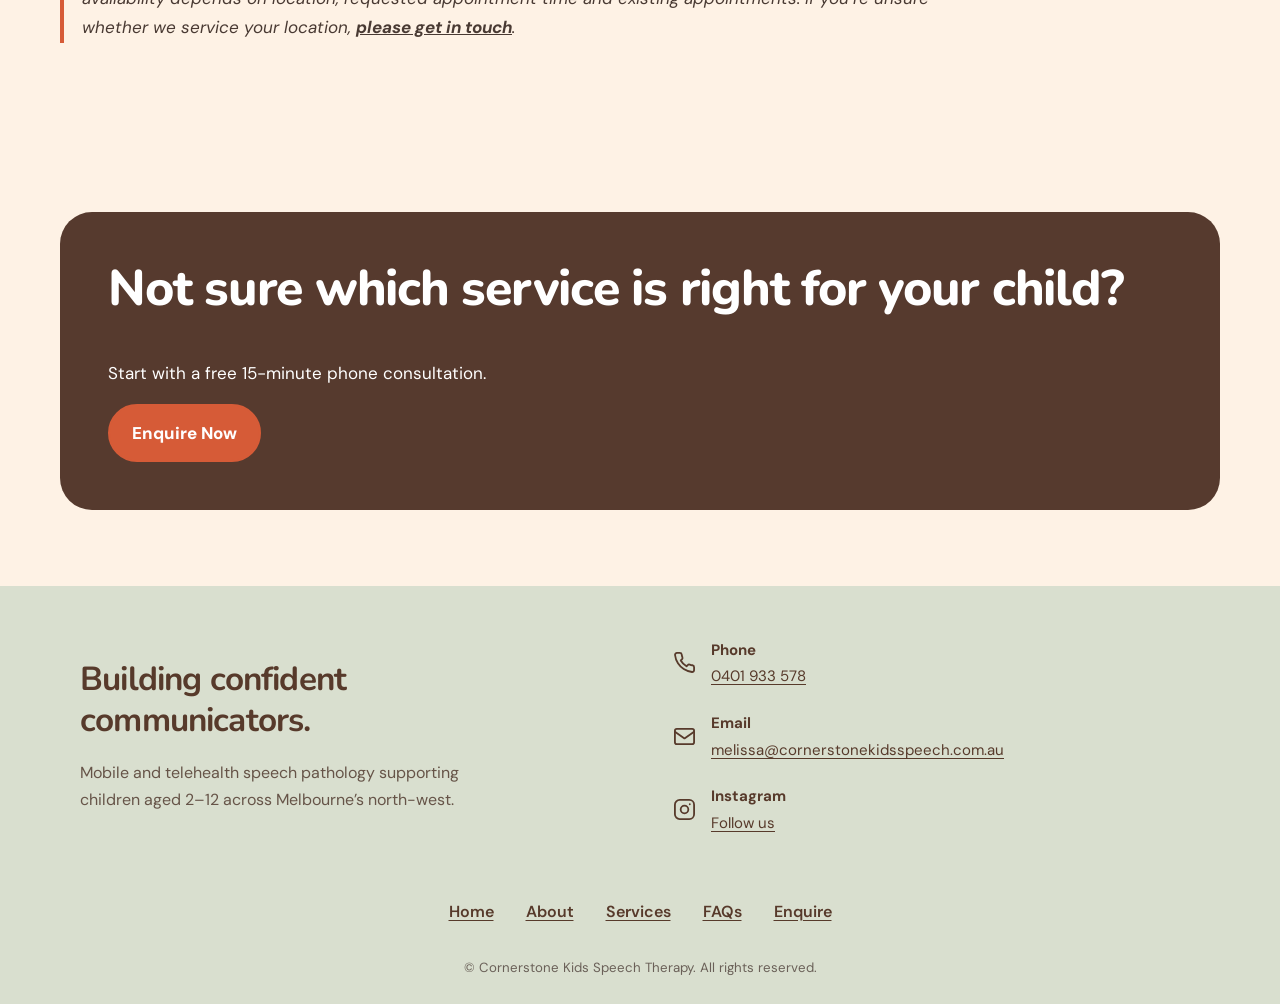
<file: services/services-final-logo-restored-index.html>
<!DOCTYPE html>
<html lang="en-AU"><head><meta charset="utf-8"/><meta content="width=device-width,initial-scale=1" name="viewport"/><title>Services | Cornerstone Kids Speech Therapy</title><meta content="Speech pathology assessments, ongoing therapy, tailored reports and mobile service areas across Melbourne’s north-west." name="description"/><link href="../assets/styles.css" rel="stylesheet"/><style>.services-clean .intro,.service-areas .intro{margin-bottom:28px}.service-rows{border-top:1px solid rgba(47,74,63,.18)}.service-row{display:grid;grid-template-columns:72px 1fr;gap:22px;padding:32px 0;border-bottom:1px solid rgba(47,74,63,.18);max-width:900px}.service-number{font-family:Georgia,serif;font-size:30px;color:var(--terra);font-weight:700;line-height:1}.service-row h3{margin-bottom:10px}.service-row p{margin:0;max-width:760px}.area-list{max-width:900px;border-top:1px solid rgba(47,74,63,.18);margin-bottom:34px}.area-row{border-bottom:1px solid rgba(47,74,63,.18)}.area-row summary{display:flex;align-items:center;justify-content:space-between;gap:20px;padding:22px 0;cursor:pointer;font-size:20px;font-weight:700;list-style:none}.area-row summary::-webkit-details-marker{display:none}.area-row summary::after{content:"+";font-size:28px;font-weight:400;color:var(--terra);line-height:1}.area-row[open] summary::after{content:"−"}.area-row p{margin:0;padding:0 44px 22px 0;max-width:760px}.service-areas .callout{max-width:900px}@media(max-width:700px){.service-row{grid-template-columns:48px 1fr;gap:14px;padding:25px 0}.service-number{font-size:25px}.area-row summary{font-size:18px;padding:19px 0}.area-row p{padding-right:0}}
/* Services: three balanced cards across on desktop */
.services-clean .service-rows{display:grid;grid-template-columns:repeat(3,minmax(0,1fr));gap:22px;border:0;align-items:stretch}
.services-clean .service-row{display:flex;flex-direction:column;gap:15px;max-width:none;padding:28px 24px;background:#FFFAF5;border:0;border-radius:24px;min-width:0}
.services-clean .service-row .service-number{font-family:inherit;font-size:32px;font-weight:750;line-height:1.1}
.services-clean .service-row:nth-child(1) .service-number{color:#CE7052}
.services-clean .service-row:nth-child(2) .service-number{color:#89AA97}
.services-clean .service-row:nth-child(3) .service-number{color:#D99A25}
.services-clean .service-row h3{margin:0 0 12px;font-size:clamp(19px,1.65vw,24px);line-height:1.25}
.services-clean .service-row p{margin:0;font-size:16px;line-height:1.65}
@media(max-width:850px){.services-clean .service-rows{grid-template-columns:1fr;gap:16px}.services-clean .service-row{padding:24px}}
</style><style>
/* Cornerstone Kids footer: scoped to footer only */
footer.ck-footer{background:#D9DFCF!important;color:#573A2B!important;padding:52px 22px 25px!important}
.ck-footer *{box-sizing:border-box}
.ck-footer .ck-footer-inner{max-width:1120px;margin:0 auto}
.ck-footer .ck-footer-top{display:grid;grid-template-columns:1fr 1fr;gap:64px;align-items:center}
.ck-footer .ck-footer-intro{max-width:430px}
.ck-footer .ck-footer-tagline{color:#573A2B;font-size:clamp(1.55rem,2.6vw,2.15rem);font-weight:700;line-height:1.22;margin:0 0 20px;text-align:left}
.ck-footer .ck-footer-description{color:#665448;font-size:1rem;line-height:1.65;margin:0;text-align:left}
.ck-footer .ck-footer-contacts{display:flex;flex-direction:column;gap:23px;min-width:0}
.ck-footer .ck-footer-contact{display:flex;align-items:center;gap:14px;min-width:0}
.ck-footer .ck-footer-icon{display:flex;align-items:center;justify-content:center;flex:0 0 25px;color:#573A2B}
.ck-footer .ck-footer-icon svg{width:23px;height:23px;fill:none;stroke:currentColor;stroke-width:1.9;stroke-linecap:round;stroke-linejoin:round}
.ck-footer .ck-footer-contact-text{display:flex;flex-direction:column;gap:3px;min-width:0}
.ck-footer .ck-footer-label{font-weight:700;color:#573A2B;font-size:.94rem}
.ck-footer a{color:#573A2B!important;text-decoration:underline;text-underline-offset:3px;overflow-wrap:anywhere}
.ck-footer .ck-footer-contact a{font-size:.94rem;line-height:1.5}
.ck-footer .ck-footer-links{display:flex;justify-content:center;align-items:center;flex-wrap:wrap;gap:14px 32px;margin:0;padding:0;border:0!important}
.ck-footer .ck-footer-links a{font-size:1rem;font-weight:600;text-decoration:underline!important}
.ck-footer .ck-footer-nav-area{padding-top:64px;padding-bottom:32px}
.ck-footer .ck-footer-copyright{font-size:.83rem;color:#6A6058;text-align:center;margin:0}
@media(max-width:700px){footer.ck-footer{padding:40px 20px 24px!important}.ck-footer .ck-footer-top{grid-template-columns:1fr;gap:32px}.ck-footer .ck-footer-intro{max-width:none}.ck-footer .ck-footer-nav-area{padding-top:48px;padding-bottom:26px}.ck-footer .ck-footer-links{gap:14px 22px}.ck-footer .ck-footer-contact a{font-size:.88rem}}
</style></head><body><a class="skip" href="#main">Skip to content</a><header class="site-header"><div class="wrap nav"><a class="brand" href="../index.html"><img alt="Cornerstone Kids Speech Therapy" class="brand-logo" src="../assets/cornerstone-kids-logo.png"/></a><button aria-expanded="false" aria-label="Open navigation" class="menu">☰</button><nav aria-label="Main navigation" class="nav-links"><a href="../index.html">Home</a><a href="../about/index.html">About</a><a aria-current="page" href="../services/index.html">Services</a><a href="../faqs/index.html">FAQs</a><a class="btn" href="../contact/index.html">Enquire Now</a></nav></div></header><main id="main"><section class="section paper services-clean"><div class="wrap"><div class="intro"><p class="eyebrow">How we can help</p><h2>Our Services</h2><p>Cornerstone Kids Speech Therapy provides neurodiversity-affirming speech pathology support for children aged 2–12, shaped around each child’s strengths, communication needs and everyday life.</p></div><div class="service-rows"><article class="service-row"><span class="service-number">01</span><div><h3>Assessments &amp; Screeners</h3><p>Comprehensive speech and language assessments, observations and screeners can help us understand your child’s communication strengths, needs and profile. The type of assessment used depends on the individual child and the purpose of assessment.</p></div></article><article class="service-row"><span class="service-number">02</span><div><h3>Ongoing Therapy</h3><p>Individualised, engaging therapy connects with your child’s interests, family priorities and everyday communication. Support may be provided at home, school or kindergarten, in the community, or via telehealth where appropriate.</p></div></article><article class="service-row"><span class="service-number">03</span><div><h3>Tailored Reports</h3><p>Clear, individualised reports can communicate relevant assessment findings, progress and recommendations when required or recommended.</p></div></article></div></div></section><section class="section service-areas"><div class="wrap"><div class="intro"><p class="eyebrow">Mobile services</p><h2>Areas We Service</h2><p>Cornerstone Kids Speech Therapy supports children and families across Melbourne’s north-west, providing services throughout the following <strong>council areas and surrounding suburbs</strong>.</p></div><div class="area-list">
<details class="area-row"><summary>City of Moonee Valley</summary><p>Moonee Ponds, Essendon, Niddrie, Airport West, Keilor East, Avondale Heights, Strathmore and Ascot Vale.</p></details>
<details class="area-row"><summary>City of Brimbank</summary><p>St Albans, Sunshine, Deer Park, Cairnlea, Keilor Downs, Taylors Lakes and Sydenham.</p></details>
<details class="area-row"><summary>City of Maribyrnong</summary><p>Footscray, West Footscray, Yarraville, Seddon, Maidstone, Maribyrnong, Braybrook and Kingsville.</p></details>
<details class="area-row"><summary>City of Hume</summary><p>Broadmeadows, Gladstone Park, Roxburgh Park, Tullamarine and Westmeadows.</p></details>
<details class="area-row"><summary>City of Melton</summary><p>Caroline Springs, Fraser Rise, Taylors Hill and Hillside.</p></details>
</div><p class="callout"><em>The suburbs listed above are examples only and are not an exhaustive list of our service areas. Face-to-face availability depends on location, requested appointment time and existing appointments. If you’re unsure whether we service your location, <a href="../contact/index.html"><strong>please get in touch</strong></a>.</em></p></div></section><section class="section"><div class="wrap"><div class="cta"><h2>Not sure which service is right for your child?</h2><p>Start with a free 15-minute phone consultation.</p><a class="btn" href="../contact/index.html">Enquire Now</a></div></div></section></main><footer class="ck-footer"><div class="ck-footer-inner"><div class="ck-footer-top"><div class="ck-footer-intro"><h2 class="ck-footer-tagline">Building confident communicators.</h2><p class="ck-footer-description">Mobile and telehealth speech pathology supporting children aged 2–12 across Melbourne’s north-west.</p></div><div class="ck-footer-contacts"><div class="ck-footer-contact"><span class="ck-footer-icon"><svg viewBox="0 0 24 24" aria-hidden="true"><path d="M22 16.92v3a2 2 0 0 1-2.18 2 19.79 19.79 0 0 1-8.63-3.07 19.5 19.5 0 0 1-6-6A19.79 19.79 0 0 1 2.12 4.18 2 2 0 0 1 4.11 2h3a2 2 0 0 1 2 1.72c.13.96.37 1.9.7 2.8a2 2 0 0 1-.45 2.11L8.09 9.91a16 16 0 0 0 6 6l1.27-1.27a2 2 0 0 1 2.11-.45c.9.33 1.84.57 2.8.7A2 2 0 0 1 22 16.92z"/></svg></span><div class="ck-footer-contact-text"><span class="ck-footer-label">Phone</span><a href="tel:+61401933578">0401 933 578</a></div></div><div class="ck-footer-contact"><span class="ck-footer-icon"><svg viewBox="0 0 24 24" aria-hidden="true"><rect x="2" y="4" width="20" height="16" rx="2"/><path d="m22 7-10 7L2 7"/></svg></span><div class="ck-footer-contact-text"><span class="ck-footer-label">Email</span><a href="mailto:melissa@cornerstonekidsspeech.com.au">melissa@cornerstonekidsspeech.com.au</a></div></div><div class="ck-footer-contact"><span class="ck-footer-icon"><svg viewBox="0 0 24 24" aria-hidden="true"><rect x="2" y="2" width="20" height="20" rx="5"/><circle cx="12" cy="12" r="4"/><path d="M17.5 6.5h.01"/></svg></span><div class="ck-footer-contact-text"><span class="ck-footer-label">Instagram</span><a href="https://www.instagram.com/cornerstonekids.speechtherapy/" target="_blank" rel="noopener noreferrer">Follow us</a></div></div></div></div><div class="ck-footer-nav-area"><nav aria-label="Footer navigation" class="ck-footer-links"><a href="../index.html">Home</a><a href="../about/index.html">About</a><a href="../services/index.html">Services</a><a href="../faqs/index.html">FAQs</a><a href="../contact/index.html">Enquire</a></nav></div><p class="ck-footer-copyright">© Cornerstone Kids Speech Therapy. All rights reserved.</p></div></footer><script src="../assets/script.js"></script></body></html>
</file>
<file: assets/styles.css>
@import url("https://fonts.googleapis.com/css2?family=DM+Sans:wght@400;500;600;700&family=Nunito:wght@500;600;700;800;900&display=swap");
:root{--terra:#C65A3A;--peach:#DFA688;--beige:#FFF1E6;--sage:#7F9B86;--forest:#2F4A3F;--ink:#273b34;--paper:#FFF8F1;--white:#fff;--shadow:0 12px 30px rgba(47,74,63,.09);--radius:24px;--max:1160px}*{box-sizing:border-box}html{scroll-behavior:smooth}body{margin:0;background:var(--beige);color:var(--ink);font-family:"DM Sans",Arial,sans-serif;line-height:1.65;font-size:17px}a{color:inherit}img{max-width:100%;display:block}.wrap{width:min(calc(100% - 40px),var(--max));margin:auto}.skip{position:absolute;left:-9999px}.skip:focus{left:16px;top:16px;background:white;padding:10px;z-index:99}.site-header{position:sticky;top:0;z-index:20;background:rgba(242,230,218,.96);border-bottom:1px solid rgba(47,74,63,.12);backdrop-filter:blur(8px)}.nav{min-height:82px;display:flex;align-items:center;justify-content:space-between;gap:22px}.brand{text-decoration:none;line-height:1}.brand-main{font-family:"Nunito",Arial,sans-serif;font-weight:700;font-size:25px}.brand-main b{color:var(--terra)}.brand-main span{color:var(--forest)}.brand-sub{display:block;text-transform:uppercase;letter-spacing:.28em;font-size:10px;margin-top:7px;color:var(--forest)}.nav-links{display:flex;align-items:center;gap:24px}.nav-links a{text-decoration:none;font-weight:700;font-size:15px}.nav-links a:hover,.nav-links a[aria-current=page]{color:var(--terra)}.btn{display:inline-flex;align-items:center;justify-content:center;border-radius:999px;padding:13px 22px;background:var(--terra);color:white!important;text-decoration:none!important;font-weight:800;border:2px solid var(--terra);cursor:pointer}.btn:hover{background:#a9482e;border-color:#a9482e}.btn.alt{background:transparent;color:var(--forest)!important;border-color:var(--forest)}.menu{display:none;background:none;border:0;font-size:28px;color:var(--forest)}h1,h2,h3{font-family:"Nunito",Arial,sans-serif;line-height:1.15;color:var(--forest);margin-top:0}h1{font-size:clamp(44px,7vw,78px);letter-spacing:-.035em}h2{font-size:clamp(32px,4.5vw,50px)}h3{font-size:24px}.eyebrow{font-size:13px;text-transform:uppercase;letter-spacing:.2em;font-weight:800;color:var(--terra)}.hero{padding:90px 0 72px}.hero-grid{display:grid;grid-template-columns:1.1fr .9fr;align-items:center;gap:64px}.hero h1 span{color:var(--terra)}.lead{font-size:21px;max-width:680px}.actions{display:flex;gap:12px;flex-wrap:wrap;margin-top:30px}.art{min-height:430px;position:relative}.shape{position:absolute;border-radius:42% 58% 55% 45%}.s1{width:230px;height:250px;background:var(--terra);left:25px;top:100px}.s2{width:190px;height:250px;background:var(--peach);left:180px;top:35px;border-radius:48% 52% 34% 66%}.s3{width:180px;height:170px;background:var(--sage);right:0;bottom:25px}.s4{width:115px;height:115px;background:var(--forest);right:50px;top:70px}.section{padding:76px 0}.section.paper{background:rgba(255,250,245,.68)}.section.terra-soft{background:rgba(223,166,136,.24)}.intro{max-width:760px;margin-bottom:38px}.grid3{display:grid;grid-template-columns:repeat(3,1fr);gap:20px}.card{background:var(--paper);padding:30px;border-radius:var(--radius);box-shadow:var(--shadow)}.card .num{font-family:"Nunito",Arial,sans-serif;font-size:40px;color:var(--peach);font-weight:bold}.practice-grid{display:grid;grid-template-columns:repeat(4,1fr);gap:14px}.practice{min-height:145px;border-radius:22px;padding:22px;background:rgba(255,250,245,.8);display:flex;flex-direction:column;justify-content:flex-end;font-weight:800}.dot{width:32px;height:32px;border-radius:50%;margin-bottom:auto;background:var(--terra)}.practice:nth-child(2n) .dot{background:var(--sage)}.practice:nth-child(3n) .dot{background:var(--peach)}.practice:nth-child(4n) .dot{background:var(--forest)}.process{display:grid;gap:12px}.step{border:0;border-radius:20px;background:var(--paper);box-shadow:var(--shadow);overflow:hidden}.step button{width:100%;border:0;background:none;padding:22px 26px;text-align:left;display:flex;align-items:center;gap:20px;color:var(--forest);font:700 18px Arial;cursor:pointer}.step button span:first-child{color:var(--terra);font-family:"Nunito",Arial,sans-serif;font-size:25px}.step button span:last-child{margin-left:auto;font-size:25px}.step p{display:none;margin:0;padding:0 26px 24px 74px}.step.open p{display:block}.cta{background:var(--forest);color:white;border-radius:32px;padding:48px}.cta h2{color:white}.page-hero{padding:70px 0 44px}.page-hero p{font-size:20px;max-width:760px}.values{display:grid;grid-template-columns:1fr 1fr;gap:18px}.value{padding:30px;border-top:4px solid var(--terra);background:rgba(255,250,245,.7);border-radius:0 0 22px 22px}.value:nth-child(2){border-color:var(--sage)}.value:nth-child(3){border-color:var(--peach)}.value:nth-child(4){border-color:var(--forest)}.bio{display:grid;grid-template-columns:.75fr 1.25fr;gap:50px;align-items:center}.portrait{border-radius:34px;overflow:hidden;box-shadow:var(--shadow);background:#d7e0e4}.portrait img{width:100%;height:560px;object-fit:cover;object-position:center 30%}.service-list{display:grid;grid-template-columns:repeat(3,1fr);gap:20px}.areas{columns:2;column-gap:45px}.area{break-inside:avoid;margin-bottom:25px}.area h3{font-size:20px;margin-bottom:6px}.faq{display:grid;gap:14px}.faq details{background:var(--paper);border-radius:18px;padding:20px 24px;box-shadow:var(--shadow)}.faq summary{font-weight:800;cursor:pointer;color:var(--forest);font-size:18px}.faq details p{margin-bottom:0}.contact-grid{display:grid;grid-template-columns:.75fr 1.25fr;gap:35px}.contact-card{background:var(--forest);color:white;border-radius:28px;padding:32px;align-self:start}.contact-card h2,.contact-card h3{color:white}.contact-card a{color:white}.form{background:var(--paper);padding:34px;border-radius:28px;box-shadow:var(--shadow)}.fields{display:grid;grid-template-columns:1fr 1fr;gap:18px}.field{display:grid;gap:7px}.field.full{grid-column:1/-1}label,legend{font-weight:800;color:var(--forest)}input,select,textarea{width:100%;font:inherit;padding:12px 14px;border:1px solid #b9b3aa;border-radius:12px;background:white;color:var(--ink)}textarea{min-height:130px;resize:vertical}fieldset{border:0;padding:0;margin:0}.checks{display:grid;gap:8px;margin-top:8px}.checks label{font-weight:400;display:flex;gap:9px;align-items:flex-start}.checks input{width:auto;margin-top:6px}.form-note{font-size:14px;background:#f7eee6;padding:14px;border-radius:12px}.notice{display:none;background:#e6efe9;padding:16px;border-radius:12px;margin-top:15px}.footer{padding:48px 0 30px;border-top:1px solid rgba(47,74,63,.15)}.footer-grid{display:grid;grid-template-columns:1.2fr .8fr .8fr;gap:30px}.footer a{color:var(--forest)}.small{font-size:14px}.footer-bottom{margin-top:35px;padding-top:18px;border-top:1px solid rgba(47,74,63,.12);font-size:13px}.pill{display:inline-block;padding:6px 11px;border-radius:999px;background:rgba(127,155,134,.2);font-size:13px;font-weight:700;margin:3px}.callout{border-left:4px solid var(--terra);padding:2px 0 2px 18px}.mobile-only{display:none}@media(max-width:850px){body{font-size:16px}.wrap{width:min(calc(100% - 28px),var(--max))}.menu{display:block}.nav-links{display:none;position:absolute;left:0;right:0;top:81px;background:var(--beige);padding:22px;flex-direction:column;align-items:stretch;border-bottom:1px solid rgba(47,74,63,.15)}.nav-links.open{display:flex}.nav-links .btn{text-align:center}.hero{padding:58px 0}.hero-grid,.bio,.contact-grid{grid-template-columns:1fr}.art{min-height:330px;order:-1}.s1{width:170px;height:185px}.s2{width:145px;height:185px;left:140px}.s3{width:145px;height:130px}.s4{width:90px;height:90px}.grid3,.service-list{grid-template-columns:1fr}.practice-grid{grid-template-columns:1fr 1fr}.values{grid-template-columns:1fr}.areas{columns:1}.fields{grid-template-columns:1fr}.field.full{grid-column:auto}.portrait img{height:auto}.footer-grid{grid-template-columns:1fr}.section{padding:58px 0}.cta{padding:34px 26px}}@media(max-width:520px){.practice-grid{grid-template-columns:1fr}.brand-main{font-size:20px}.brand-sub{font-size:8px}.art{min-height:280px}.s1{left:5px;top:80px}.s2{left:100px}.s4{right:20px}.step p{padding-left:26px}}

/* Brand refresh */
body{color:#493a33}.site-header{background:rgba(255,241,230,.97)}.brand-logo{width:160px;height:66px;object-fit:contain;mix-blend-mode:multiply}.footer .brand-logo{width:175px;height:76px}h1,h2,h3{color:#563a2e;letter-spacing:-.025em}h1{font-weight:800}h2{font-weight:800}.nav-links a{font-weight:700}.mascot-list{display:grid;gap:26px;margin:36px 0 70px}.mascot{display:grid;grid-template-columns:minmax(180px,300px) 1fr;align-items:center;gap:38px;padding:24px 30px;border-radius:26px;background:#fff9f3}.mascot:nth-child(even){background:#f9e8df}.mascot:nth-child(even) .mascot-picture{order:2}.mascot-picture{max-width:300px;margin:auto}.mascot-picture img{width:100%;height:auto;mix-blend-mode:multiply;border-radius:16px}.mascot h3{font-size:clamp(26px,3vw,36px);margin-bottom:12px}.mascot p{max-width:640px}.commitments{padding:32px 0 10px}.commitment-grid{display:grid;grid-template-columns:repeat(3,1fr);gap:28px;margin-top:28px}.commitment-grid>div{border-top:3px solid #c65a3a;padding:22px 5px}.commitment-grid h3{font-size:23px}@media(max-width:700px){.mascot{grid-template-columns:1fr;gap:10px;padding:20px}.mascot:nth-child(even) .mascot-picture{order:0}.mascot-picture{max-width:230px}.commitment-grid{grid-template-columns:1fr;gap:10px}.brand-logo{width:132px;height:59px}.nav{min-height:76px}.nav-links{top:75px}}


/* Cornerstone Kids: October 2026 brand palette */
:root{
  --terra: #D65B37;
  --peach: #E66D62;
  --beige: #FEF2E5;
  --sage: #8CA994;
  --forest: #563A2E;
  --ink: #493A33;
  --paper: #FFF9F3;
  --coral:#E66D62;
  --golden:#E8A33B;
  --soft-blue:#8AB7D7;
}

body{background:#FEF2E5}
.site-header{background:rgba(254,242,229,.97)}
.section.paper{background:rgba(255,249,243,.68)}
.section.terra-soft{background:rgba(230,109,98,.13)}
.card,.step,.faq details,.form{background:#FFF9F3}
.s1{background:var(--coral)}
.s2{background:var(--golden)}
.s3{background:var(--sage)}
.s4{background:var(--soft-blue)}
.practice:nth-child(3n) .dot{background:var(--golden)}
.practice:nth-child(4n) .dot{background:var(--soft-blue)}
.value:nth-child(3){border-color:var(--golden)}
.value:nth-child(4){border-color:var(--soft-blue)}
.mascot:nth-child(even){background:rgba(230,109,98,.10)}
.mascot:nth-child(odd){background:rgba(140,169,148,.11)}
.brand-logo,.footer .brand-logo{mix-blend-mode:normal;object-fit:contain}
h1,h2,h3,.eyebrow{color:#563A2E}
</file>
